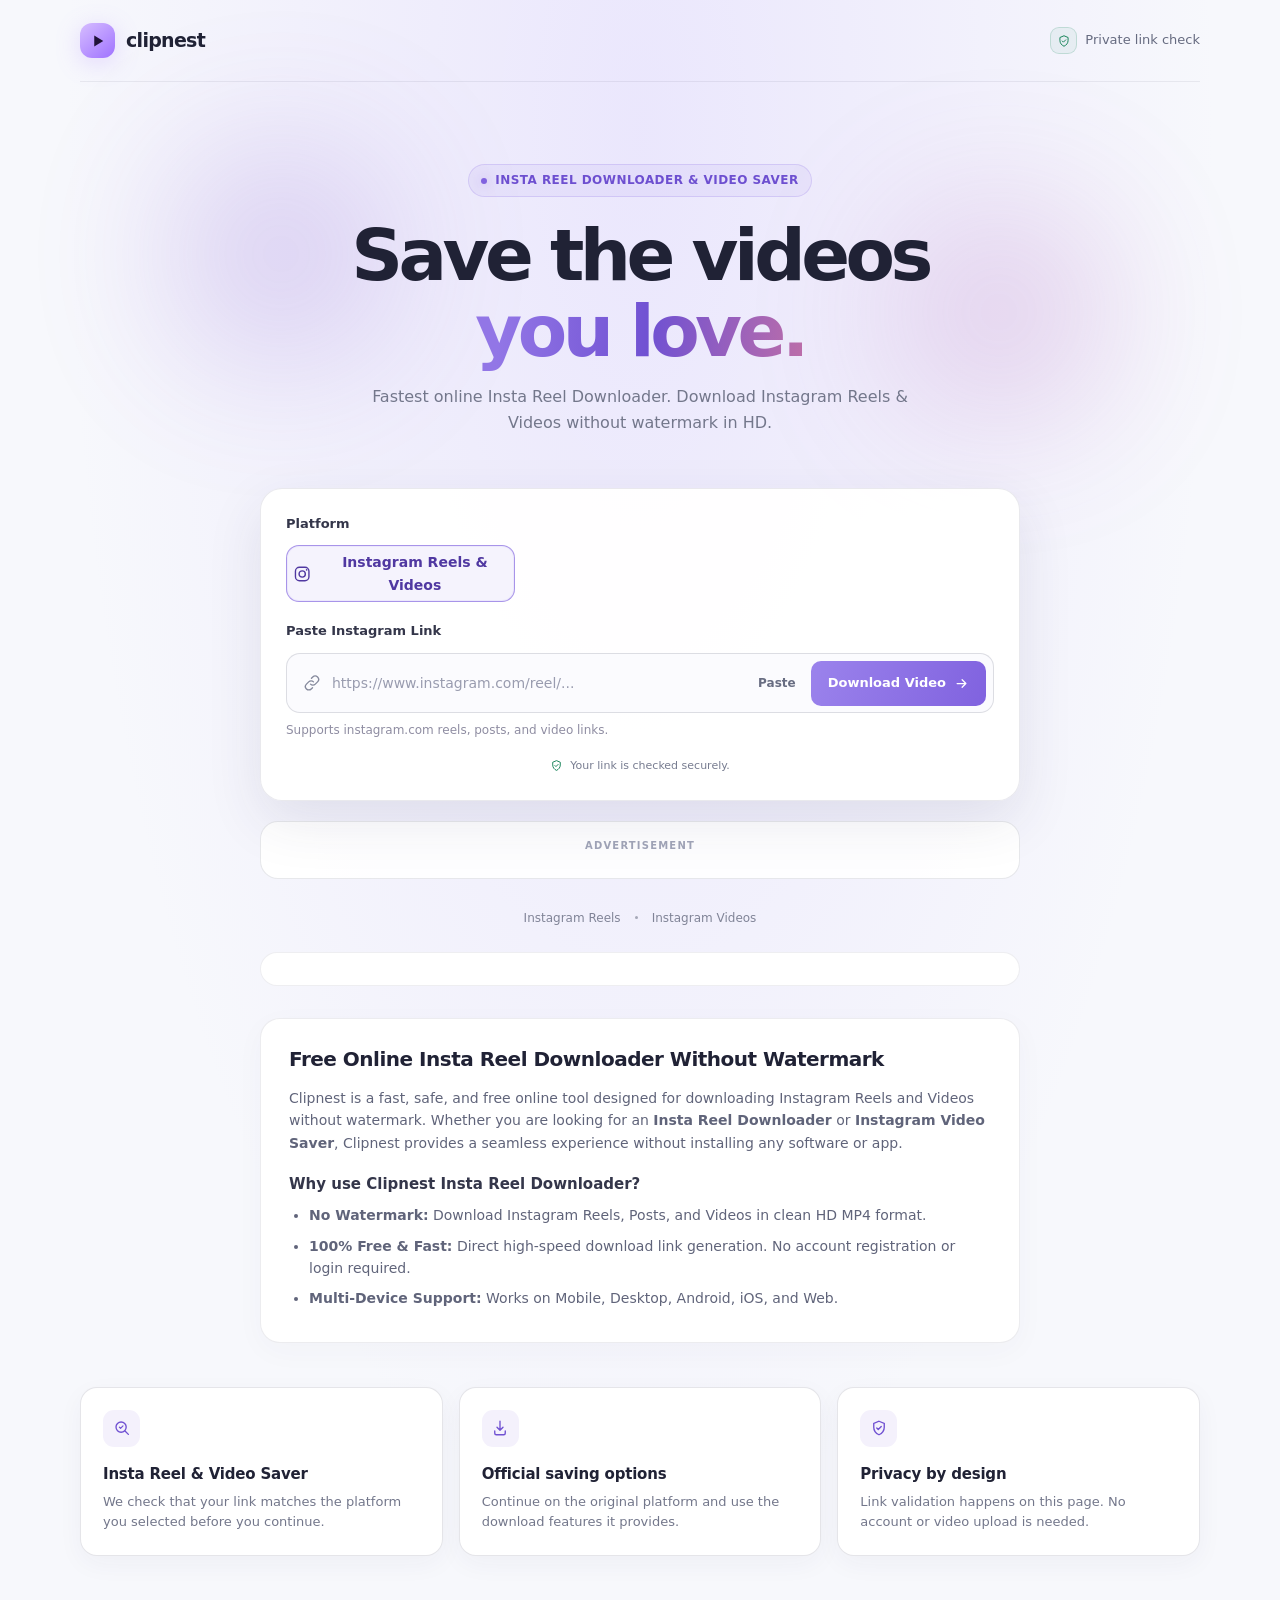
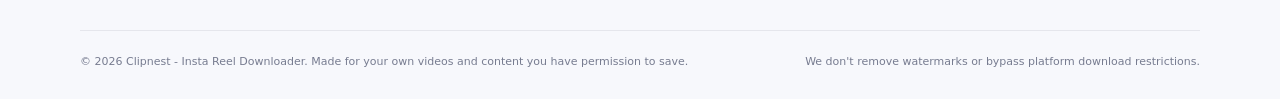
<file: index.html>
<!doctype html>
<html lang="en">
<head>
  <meta charset="utf-8">
  <meta name="viewport" content="width=device-width, initial-scale=1">
  <meta name="theme-color" content="#f7f8fc">
  <title>Clipnest - Insta Reel Downloader Without Watermark</title>
  <meta name="description" content="Free online Insta Reel Downloader. Save Instagram Reels and videos in HD without watermark. Fast & 100% free with Clipnest.">
  <meta name="keywords" content="insta reel downloader, reel downloader, instagram reel downloader, instagram reels save, instagram video downloader no watermark, clipnest">
  <meta name="author" content="Clipnest">
  <meta name="google-site-verification" content="UDzlohXpj2BWbIdlS4P_efJjkhhhbWk8foVb0ECDmpE" />

  <!-- Open Graph / Social Media Meta Tags -->
  <meta property="og:type" content="website">
  <meta property="og:title" content="Clipnest - Insta Reel Downloader Without Watermark">
  <meta property="og:description" content="Free online Insta Reel Downloader. Download Instagram Reels and Videos without watermark in high quality.">
  <meta property="og:url" content="https://sumit-official-app.github.io/clipnest/">

  <!-- Structured Data / SEO Schema for Google Search -->
  <script type="application/ld+json">
  {
    "@context": "https://schema.org",
    "@type": "WebApplication",
    "name": "Clipnest - Insta Reel Downloader Without Watermark",
    "url": "https://sumit-official-app.github.io/clipnest/",
    "applicationCategory": "MultimediaApplication",
    "operatingSystem": "All",
    "description": "Free online Instagram Reel & Video Downloader without watermark."
  }
  </script>

  <link rel="stylesheet" href="styles.css">
</head>
<body>
  <header class="shell topbar">
    <a class="brand" href="#" aria-label="Clipnest home">
      <span class="brand-mark" aria-hidden="true">
        <svg viewBox="0 0 24 24" fill="none"><path d="M7 4.8v14.4L19 12 7 4.8Z" fill="currentColor"/></svg>
      </span>
      clipnest
    </a>
    <div class="nav-note">
      <span class="shield" aria-hidden="true"><svg viewBox="0 0 24 24" fill="none"><path d="M12 3 19 6v5c0 4.5-2.9 8.2-7 10-4.1-1.8-7-5.5-7-10V6l7-3Z" stroke="currentColor" stroke-width="1.7"/><path d="m9 12 2 2 4-4" stroke="currentColor" stroke-width="1.7" stroke-linecap="round" stroke-linejoin="round"/></svg></span>
      Private link check
    </div>
  </header>

  <main>
    <section class="shell hero" aria-labelledby="page-title">
      <div class="eyebrow"><span class="eyebrow-dot"></span> INSTA REEL DOWNLOADER & VIDEO SAVER</div>
      <h1 id="page-title">Save the videos<br><span>you love.</span></h1>
      <p class="hero-copy">Fastest online Insta Reel Downloader. Download Instagram Reels & Videos without watermark in HD.</p>
    </section>

    <section class="shell" aria-label="Video link checker">
      <form class="tool-card" id="link-form" novalidate>
        <label class="field-label" id="platform-label">Platform</label>
        <div class="platforms" role="group" aria-labelledby="platform-label">
          <button class="platform" type="button" data-platform="instagram" aria-pressed="true">
            <svg viewBox="0 0 24 24" fill="none" aria-hidden="true"><rect x="3.2" y="3.2" width="17.6" height="17.6" rx="5.2" stroke="currentColor" stroke-width="1.8"/><circle cx="12" cy="12" r="4.1" stroke="currentColor" stroke-width="1.8"/><circle cx="17.8" cy="6.5" r="1.1" fill="currentColor"/></svg>
            <span class="platform-name">Instagram Reels & Videos</span>
          </button>
        </div>

        <label class="field-label" for="video-url">Paste Instagram Link</label>
        <div class="input-row">
          <svg class="link-icon" viewBox="0 0 24 24" fill="none" aria-hidden="true"><path d="M10 13.5a4.5 4.5 0 0 0 6.4 0l3-3A4.5 4.5 0 0 0 13 4.1l-1.7 1.7" stroke="currentColor" stroke-width="1.8" stroke-linecap="round"/><path d="M14 10.5a4.5 4.5 0 0 0-6.4 0l-3 3A4.5 4.5 0 0 0 11 19.9l1.7-1.7" stroke="currentColor" stroke-width="1.8" stroke-linecap="round"/></svg>
          <input id="video-url" type="url" inputmode="url" autocomplete="url" placeholder="https://www.instagram.com/reel/..." aria-describedby="input-hint" required>
          <button class="paste-button" id="paste-button" type="button">Paste</button>
          <button class="check-button" type="submit">
            Download Video
            <svg viewBox="0 0 24 24" fill="none" aria-hidden="true"><path d="M5 12h14m-6-6 6 6-6 6" stroke="currentColor" stroke-width="2" stroke-linecap="round" stroke-linejoin="round"/></svg>
          </button>
        </div>
        <p class="input-hint" id="input-hint" aria-live="polite">Supports instagram.com reels, posts, and video links.</p>
        <div class="status" id="status" role="status" aria-live="polite"></div>
        <p class="privacy-note">
          <svg viewBox="0 0 24 24" fill="none" aria-hidden="true"><path d="M12 3 19 6v5c0 4.5-2.9 8.2-7 10-4.1-1.8-7-5.5-7-10V6l7-3Z" stroke="currentColor" stroke-width="1.8"/><path d="m9 12 2 2 4-4" stroke="currentColor" stroke-width="1.8" stroke-linecap="round" stroke-linejoin="round"/></svg>
          Your link is checked securely.
        </p>
      </form>

      <!-- Adsterra Display Banner (728x90 Desktop / 300x250 Mobile) -->
      <aside class="ad-slot" aria-label="Advertisement space">
        <span class="ad-label">ADVERTISEMENT</span>
        <div class="ad-wrapper-728">
          <script>
            atOptions = {
              'key' : 'e30eee8c68752e042f7e1aefefd5c2f0',
              'format' : 'iframe',
              'height' : 90,
              'width' : 728,
              'params' : {}
            };
          </script>
          <script src="https://bicea.org/22/e30eee8c68752e042f7e1aefefd5c2f0"></script>
        </div>
        <div class="ad-wrapper-300">
          <script>
            atOptions = {
              'key' : 'd97c863a6d58ca26a5ebec0bb09eb2b6',
              'format' : 'iframe',
              'height' : 250,
              'width' : 300,
              'params' : {}
            };
          </script>
          <script src="https://bicea.org/22/d97c863a6d58ca26a5ebec0bb09eb2b6"></script>
        </div>
      </aside>

      <div class="platform-strip" aria-label="Supported platforms">
        <span>Instagram Reels</span><span>Instagram Videos</span>
      </div>

      <section class="preview" id="video-preview" aria-live="polite" hidden>
        <h2 id="preview-title">Video Preview (No Watermark)</h2>
        <div class="preview-frame" id="preview-frame"></div>
        <div class="download-action" id="download-action"></div>
        <p class="download-note">High speed direct MP4 download without watermark.</p>
      </section>

      <!-- Native Banner Section -->
      <section class="native-ad-section" aria-label="Sponsored Content">
        <script async="async" data-cfasync="false" src="https://bicea.org/21/6759886e5b0fce5a08a9b1b30930aa8f"></script>
        <div id="container-6759886e5b0fce5a08a9b1b30930aa8f"></div>
      </section>
    </section>

    <!-- SEO Content Section for Google Ranking -->
    <section class="shell seo-section" aria-label="About Clipnest Insta Reel Downloader">
      <h2>Free Online Insta Reel Downloader Without Watermark</h2>
      <p>Clipnest is a fast, safe, and free online tool designed for downloading Instagram Reels and Videos without watermark. Whether you are looking for an <strong>Insta Reel Downloader</strong> or <strong>Instagram Video Saver</strong>, Clipnest provides a seamless experience without installing any software or app.</p>
      <h3>Why use Clipnest Insta Reel Downloader?</h3>
      <ul>
        <li><strong>No Watermark:</strong> Download Instagram Reels, Posts, and Videos in clean HD MP4 format.</li>
        <li><strong>100% Free & Fast:</strong> Direct high-speed download link generation. No account registration or login required.</li>
        <li><strong>Multi-Device Support:</strong> Works on Mobile, Desktop, Android, iOS, and Web.</li>
      </ul>
    </section>

    <section class="shell features" aria-label="How Clipnest works">
      <article class="feature">
        <span class="feature-icon" aria-hidden="true"><svg viewBox="0 0 24 24" fill="none"><circle cx="10.8" cy="10.8" r="6.8" stroke="currentColor" stroke-width="1.8"/><path d="m16 16 4.5 4.5" stroke="currentColor" stroke-width="1.8" stroke-linecap="round"/><path d="m8.5 10.8 1.6 1.6 3.2-3.2" stroke="currentColor" stroke-width="1.6" stroke-linecap="round" stroke-linejoin="round"/></svg></span>
        <h2>Insta Reel & Video Saver</h2>
        <p>We check that your link matches the platform you selected before you continue.</p>
      </article>
      <article class="feature">
        <span class="feature-icon" aria-hidden="true"><svg viewBox="0 0 24 24" fill="none"><path d="M12 3v12m0 0 4-4m-4 4-4-4" stroke="currentColor" stroke-width="1.8" stroke-linecap="round" stroke-linejoin="round"/><path d="M5 16v3a2 2 0 0 0 2 2h10a2 2 0 0 0 2-2v-3" stroke="currentColor" stroke-width="1.8" stroke-linecap="round"/></svg></span>
        <h2>Official saving options</h2>
        <p>Continue on the original platform and use the download features it provides.</p>
      </article>
      <article class="feature">
        <span class="feature-icon" aria-hidden="true"><svg viewBox="0 0 24 24" fill="none"><path d="M12 3 19 6v5c0 4.5-2.9 8.2-7 10-4.1-1.8-7-5.5-7-10V6l7-3Z" stroke="currentColor" stroke-width="1.8"/><path d="m9 12 2 2 4-4" stroke="currentColor" stroke-width="1.8" stroke-linecap="round" stroke-linejoin="round"/></svg></span>
        <h2>Privacy by design</h2>
        <p>Link validation happens on this page. No account or video upload is needed.</p>
      </article>
    </section>
  </main>

  <footer class="shell footer">
    <p>&copy; 2026 Clipnest - Insta Reel Downloader. Made for your own videos and content you have permission to save.</p>
    <p>We don't remove watermarks or bypass platform download restrictions.</p>
  </footer>

  <!-- Interstitial Ad Overlay Modal -->
  <div class="ad-overlay" id="ad-overlay" hidden>
    <div class="ad-modal">
      <div class="ad-modal-header">
        <span>Sponsor Advertisement</span>
        <button type="button" class="ad-close-btn" id="ad-close-btn" disabled>Skip Ad in <span id="ad-timer">3</span>s</button>
      </div>
      <div class="ad-modal-body">
        <div class="ad-modal-banner">
          <script>
            atOptions = {
              'key' : 'd97c863a6d58ca26a5ebec0bb09eb2b6',
              'format' : 'iframe',
              'height' : 250,
              'width' : 300,
              'params' : {}
            };
          </script>
          <script src="https://bicea.org/22/d97c863a6d58ca26a5ebec0bb09eb2b6"></script>
        </div>
      </div>
    </div>
  </div>

  <script src="script.js" defer></script>
</body>
</html>
</file>
<file: styles.css>
:root {
  color-scheme: light;
  --bg: #f7f8fc;
  --surface: #ffffff;
  --surface-raised: #f1f2f8;
  --text: #202235;
  --muted: #73778b;
  --line: rgba(43, 47, 76, .12);
  --accent: #8062df;
  --accent-strong: #6d4fd0;
  --green: #18845a;
  --danger: #c53f58;
}

* { box-sizing: border-box; }

html { scroll-behavior: smooth; }

body {
  min-width: 320px;
  margin: 0;
  background:
    radial-gradient(ellipse at 50% 8%, rgba(190, 169, 255, .22), transparent 36rem),
    var(--bg);
  color: var(--text);
  font: 15px/1.6 Inter, ui-sans-serif, system-ui, -apple-system, BlinkMacSystemFont, "Segoe UI", sans-serif;
}

button, input { font: inherit; }
button { color: inherit; }
a { color: inherit; }

.shell { width: min(1120px, calc(100% - 48px)); margin: 0 auto; }

.topbar {
  height: 82px;
  display: flex;
  align-items: center;
  justify-content: space-between;
  border-bottom: 1px solid rgba(43, 47, 76, .08);
}

.brand {
  display: inline-flex;
  align-items: center;
  gap: 11px;
  text-decoration: none;
  font-size: 19px;
  font-weight: 750;
  letter-spacing: -.7px;
}

.brand-mark {
  width: 35px;
  height: 35px;
  display: grid;
  place-items: center;
  border-radius: 12px;
  background: linear-gradient(140deg, #d6bdff, #9f72ff);
  color: #201238;
  box-shadow: 0 5px 25px rgba(169, 122, 255, .25);
}

.brand-mark svg { width: 18px; height: 18px; }

.nav-note {
  display: inline-flex;
  align-items: center;
  gap: 8px;
  color: #666b80;
  font-size: 13px;
}

.shield {
  width: 27px;
  height: 27px;
  display: grid;
  place-items: center;
  border: 1px solid rgba(24, 132, 90, .19);
  border-radius: 9px;
  color: var(--green);
  background: rgba(24, 132, 90, .06);
}

.shield svg { width: 14px; height: 14px; }

.hero {
  position: relative;
  padding: 82px 0 52px;
  text-align: center;
  isolation: isolate;
}

.hero::before, .hero::after {
  position: absolute;
  z-index: -1;
  width: 200px;
  height: 200px;
  content: "";
  border-radius: 50%;
  filter: blur(80px);
  opacity: .25;
  animation: drift 9s ease-in-out infinite alternate;
}

.hero::before { top: 72px; left: 9%; background: #7543c8; }
.hero::after { top: 130px; right: 9%; background: #a34aaf; animation-delay: -4s; }

.eyebrow {
  display: inline-flex;
  align-items: center;
  gap: 8px;
  padding: 6px 12px;
  border: 1px solid rgba(128, 98, 223, .2);
  border-radius: 999px;
  background: rgba(128, 98, 223, .07);
  color: #6d4fd0;
  font-size: 12px;
  font-weight: 650;
  letter-spacing: .45px;
}

.eyebrow-dot {
  width: 6px;
  height: 6px;
  border-radius: 50%;
  background: #8062df;
  box-shadow: 0 0 12px rgba(128, 98, 223, .45);
}

h1 {
  max-width: 760px;
  margin: 21px auto 15px;
  font-size: clamp(42px, 6.5vw, 72px);
  line-height: 1.05;
  letter-spacing: -4.5px;
  font-weight: 760;
}

h1 span {
  color: transparent;
  background: linear-gradient(95deg, #9276e6 8%, #7051d2 53%, #bd6ea8 100%);
  background-clip: text;
  -webkit-background-clip: text;
}

.hero-copy {
  max-width: 590px;
  margin: 0 auto;
  color: var(--muted);
  font-size: 16px;
}

.tool-card {
  width: min(760px, 100%);
  margin: 0 auto;
  padding: 25px;
  border: 1px solid rgba(43, 47, 76, .1);
  border-radius: 22px;
  background: rgba(255, 255, 255, .95);
  box-shadow: 0 20px 55px rgba(52, 48, 86, .1), inset 0 1px 0 #fff;
  text-align: left;
  animation: arrive .7s cubic-bezier(.2, .8, .2, 1) both;
}

.field-label {
  display: block;
  margin-bottom: 11px;
  color: #34364a;
  font-size: 13px;
  font-weight: 650;
}

.platforms {
  display: grid;
  grid-template-columns: repeat(3, 1fr);
  gap: 10px;
  margin-bottom: 19px;
}

.platform {
  min-height: 57px;
  display: flex;
  align-items: center;
  justify-content: center;
  gap: 10px;
  border: 1px solid var(--line);
  border-radius: 13px;
  background: rgba(255, 255, 255, .025);
  color: #60647a;
  cursor: pointer;
  transition: border-color .2s, background .2s, color .2s, transform .2s;
}

.platform:hover { transform: translateY(-2px); border-color: rgba(128, 98, 223, .4); }

.platform[aria-pressed="true"] {
  border-color: rgba(128, 98, 223, .65);
  background: rgba(128, 98, 223, .08);
  color: #5038a1;
  box-shadow: inset 0 0 0 1px rgba(128, 98, 223, .08);
}

.platform svg { width: 20px; height: 20px; }
.platform-name { font-size: 14px; font-weight: 650; }

.input-row {
  min-height: 60px;
  display: flex;
  align-items: center;
  gap: 9px;
  padding: 6px 7px 6px 16px;
  border: 1px solid rgba(43, 47, 76, .15);
  border-radius: 14px;
  background: #fbfbfe;
  transition: border-color .2s, box-shadow .2s;
}

.input-row:focus-within {
  border-color: rgba(128, 98, 223, .7);
  box-shadow: 0 0 0 3px rgba(128, 98, 223, .11);
}

.link-icon { flex: 0 0 auto; width: 18px; height: 18px; color: #85899c; }

#video-url {
  width: 100%;
  min-width: 0;
  border: 0;
  outline: 0;
  background: transparent;
  color: var(--text);
  font-size: 14px;
}

#video-url::placeholder { color: #999caf; }

.paste-button, .clear-button {
  flex: 0 0 auto;
  border: 0;
  background: transparent;
  color: #686d82;
  cursor: pointer;
  font-size: 12px;
  font-weight: 650;
}

.paste-button:hover, .clear-button:hover { color: #342263; }

.check-button, .official-button {
  min-height: 45px;
  display: inline-flex;
  flex: 0 0 auto;
  align-items: center;
  justify-content: center;
  gap: 8px;
  padding: 0 17px;
  border: 0;
  border-radius: 10px;
  background: linear-gradient(110deg, #9b83ec, #8062df);
  color: #fff;
  cursor: pointer;
  font-size: 13px;
  font-weight: 750;
  transition: filter .2s, transform .2s;
}

.check-button:hover, .official-button:hover { filter: brightness(1.08); transform: translateY(-1px); }
.check-button svg, .official-button svg { width: 15px; height: 15px; }

.input-hint {
  min-height: 21px;
  margin: 8px 0 0;
  color: #8f8da2;
  font-size: 12px;
}

.status {
  display: none;
  margin-top: 17px;
  padding: 16px;
  border: 1px solid rgba(24, 132, 90, .18);
  border-radius: 14px;
  background: rgba(24, 132, 90, .045);
  animation: arrive .28s ease both;
}

.status.is-visible { display: block; }
.status.is-error { border-color: rgba(197, 63, 88, .22); background: rgba(197, 63, 88, .045); }

.status-heading {
  display: flex;
  align-items: center;
  gap: 9px;
  margin: 0 0 5px;
  font-size: 14px;
  font-weight: 700;
}

.status-heading svg { width: 17px; height: 17px; color: var(--green); }
.status.is-error .status-heading svg { color: var(--danger); }
.status-copy { margin: 0; color: #686d82; font-size: 13px; }
.status-actions { display: flex; align-items: center; gap: 13px; margin-top: 13px; }
.official-button { min-height: 37px; padding: 0 13px; font-size: 12px; text-decoration: none; }
.status-disclaimer { color: #777c90; font-size: 11px; }

/* ADVERTISEMENT SLOT STYLING */
.ad-slot {
  width: min(760px, 100%);
  display: flex;
  flex-direction: column;
  align-items: center;
  justify-content: center;
  gap: 8px;
  margin: 20px auto 0;
  padding: 16px;
  border: 1px solid rgba(43, 47, 76, .11);
  border-radius: 18px;
  background: rgba(255, 255, 255, .92);
  color: #797d90;
  text-align: center;
  overflow: hidden;
}

.ad-label { font-size: 10px; font-weight: 750; letter-spacing: 1.2px; color: #a1a5b8; }

.ad-wrapper-728 { display: block; max-width: 100%; overflow-x: auto; }
.ad-wrapper-300 { display: none; }

.native-ad-section {
  width: min(760px, 100%);
  margin: 24px auto 0;
  padding: 16px;
  border-radius: 18px;
  background: #ffffff;
  border: 1px solid rgba(43, 47, 76, .08);
}

/* SEO SECTION STYLING */
.seo-section {
  width: min(760px, 100%);
  margin: 32px auto 0;
  padding: 24px 28px;
  background: #ffffff;
  border: 1px solid rgba(43, 47, 76, .09);
  border-radius: 20px;
  box-shadow: 0 8px 30px rgba(52, 48, 86, .03);
}

.seo-section h2 { margin: 0 0 12px; font-size: 20px; letter-spacing: -.5px; color: #202235; }
.seo-section h3 { margin: 18px 0 8px; font-size: 15px; color: #34364a; }
.seo-section p { margin: 0 0 12px; color: #60647a; font-size: 14px; line-height: 1.6; }
.seo-section ul { margin: 0; padding-left: 20px; color: #60647a; font-size: 14px; }
.seo-section li { margin-bottom: 8px; }

/* INTERSTITIAL AD OVERLAY MODAL */
.ad-overlay {
  position: fixed;
  top: 0;
  left: 0;
  width: 100vw;
  height: 100vh;
  background: rgba(15, 17, 30, 0.75);
  backdrop-filter: blur(6px);
  z-index: 99999;
  display: flex;
  align-items: center;
  justify-content: center;
  padding: 16px;
  animation: arrive 0.3s ease;
}

.ad-overlay[hidden] { display: none !important; }

.ad-modal {
  width: min(380px, 92vw);
  background: #ffffff;
  border-radius: 20px;
  box-shadow: 0 25px 60px rgba(0, 0, 0, 0.3);
  overflow: hidden;
  text-align: center;
}

.ad-modal-header {
  display: flex;
  align-items: center;
  justify-content: space-between;
  padding: 14px 18px;
  background: #f4f5f9;
  border-bottom: 1px solid rgba(0, 0, 0, 0.08);
  font-size: 12px;
  font-weight: 700;
  color: #55586d;
}

.ad-close-btn {
  padding: 6px 14px;
  border: 0;
  border-radius: 8px;
  background: #8062df;
  color: #ffffff;
  font-size: 12px;
  font-weight: 700;
  cursor: pointer;
  transition: opacity 0.2s, background 0.2s;
}

.ad-close-btn:disabled {
  background: #c5cad8;
  color: #686e82;
  cursor: not-allowed;
}

.ad-modal-body {
  padding: 20px;
  display: flex;
  justify-content: center;
  align-items: center;
}

.preview {
  width: min(760px, 100%);
  margin: 20px auto 0;
  padding: 20px;
  border: 1px solid rgba(43, 47, 76, .1);
  border-radius: 20px;
  background: #fff;
  box-shadow: 0 16px 42px rgba(52, 48, 86, .08);
  animation: arrive .35s ease both;
}

.preview[hidden] { display: none; }
.preview h2 { margin: 0 0 12px; font-size: 16px; }

.preview-frame {
  width: 100%;
  aspect-ratio: 16 / 9;
  overflow: hidden;
  border-radius: 13px;
  background: #f0eff5;
}

.preview-frame.is-vertical { width: min(100%, 390px); aspect-ratio: 9 / 16; margin: 0 auto; }
.preview-frame iframe,
.preview-frame video { width: 100%; height: 100%; border: 0; object-fit: contain; background: #000; border-radius: 13px; }
.preview-fallback { display: grid; height: 100%; align-content: center; justify-items: center; gap: 12px; padding: 24px; color: #676b7f; text-align: center; }
.preview-fallback p { max-width: 420px; margin: 0; font-size: 13px; }
.download-action { display: flex; justify-content: center; margin-top: 15px; }
.download-action .official-button { min-height: 44px; padding: 0 21px; font-size: 13px; }
.download-note { margin: 10px 0 0; color: #777c90; font-size: 11px; text-align: center; }

.privacy-note {
  display: flex;
  justify-content: center;
  align-items: center;
  gap: 7px;
  margin: 15px 0 0;
  color: #777c90;
  font-size: 11px;
}

.privacy-note svg { width: 13px; height: 13px; color: #18845a; }

.platform-strip {
  display: flex;
  justify-content: center;
  align-items: center;
  gap: 14px;
  margin-top: 30px;
  color: #808497;
  font-size: 12px;
}

.platform-strip span + span::before {
  display: inline-block;
  width: 3px;
  height: 3px;
  margin: 0 14px 3px 0;
  border-radius: 50%;
  background: #a5a8b7;
  content: "";
}

.features {
  display: grid;
  grid-template-columns: repeat(3, 1fr);
  gap: 16px;
  padding: 44px 0 74px;
}

.feature {
  padding: 22px;
  border: 1px solid var(--line);
  border-radius: 17px;
  background: #fff;
  box-shadow: 0 8px 26px rgba(52, 48, 86, .045);
}

.feature-icon {
  width: 37px;
  height: 37px;
  display: grid;
  place-items: center;
  margin-bottom: 15px;
  border-radius: 11px;
  background: rgba(128, 98, 223, .09);
  color: #7051d2;
}

.feature-icon svg { width: 18px; height: 18px; }
.feature h2 { margin: 0 0 6px; font-size: 15px; letter-spacing: -.2px; }
.feature p { margin: 0; color: var(--muted); font-size: 13px; }

.footer {
  display: flex;
  justify-content: space-between;
  gap: 22px;
  padding: 22px 0 28px;
  border-top: 1px solid rgba(43, 47, 76, .09);
  color: #777c90;
  font-size: 11px;
}

.footer p { margin: 0; }

.sr-only {
  position: absolute;
  width: 1px;
  height: 1px;
  padding: 0;
  margin: -1px;
  overflow: hidden;
  clip: rect(0, 0, 0, 0);
  white-space: nowrap;
  border: 0;
}

@keyframes arrive {
  from { opacity: 0; transform: translateY(10px); }
  to { opacity: 1; transform: translateY(0); }
}

@keyframes drift {
  from { transform: translate3d(0, 0, 0) scale(.9); }
  to { transform: translate3d(25px, -15px, 0) scale(1.12); }
}

@media (max-width: 650px) {
  .shell { width: min(100% - 32px, 540px); }
  .topbar { height: 68px; }
  .nav-note { font-size: 11px; }
  .hero { padding: 58px 0 34px; }
  h1 { letter-spacing: -2.6px; }
  .hero-copy { font-size: 14px; }
  .tool-card { padding: 18px; border-radius: 18px; }
  .platforms { gap: 7px; }
  .platform { min-height: 53px; gap: 6px; }
  .platform-name { font-size: 12px; }
  .input-row { flex-wrap: wrap; padding: 12px; }
  #video-url { flex: 1 1 calc(100% - 85px); }
  .paste-button { margin-left: auto; }
  .check-button { width: 100%; }
  .ad-wrapper-728 { display: none; }
  .ad-wrapper-300 { display: block; }
  .preview { padding: 15px; }
  .features { grid-template-columns: 1fr; gap: 10px; padding: 30px 0 46px; }
  .feature { display: grid; grid-template-columns: 38px 1fr; column-gap: 13px; padding: 16px; }
  .feature-icon { grid-row: span 2; margin: 1px 0 0; }
  .feature h2 { align-self: end; }
  .feature p { align-self: start; }
  .footer { flex-direction: column; gap: 8px; }
}

@media (prefers-reduced-motion: reduce) {
  *, *::before, *::after { scroll-behavior: auto !important; animation-duration: .01ms !important; animation-iteration-count: 1 !important; transition-duration: .01ms !important; }
}
</file>
